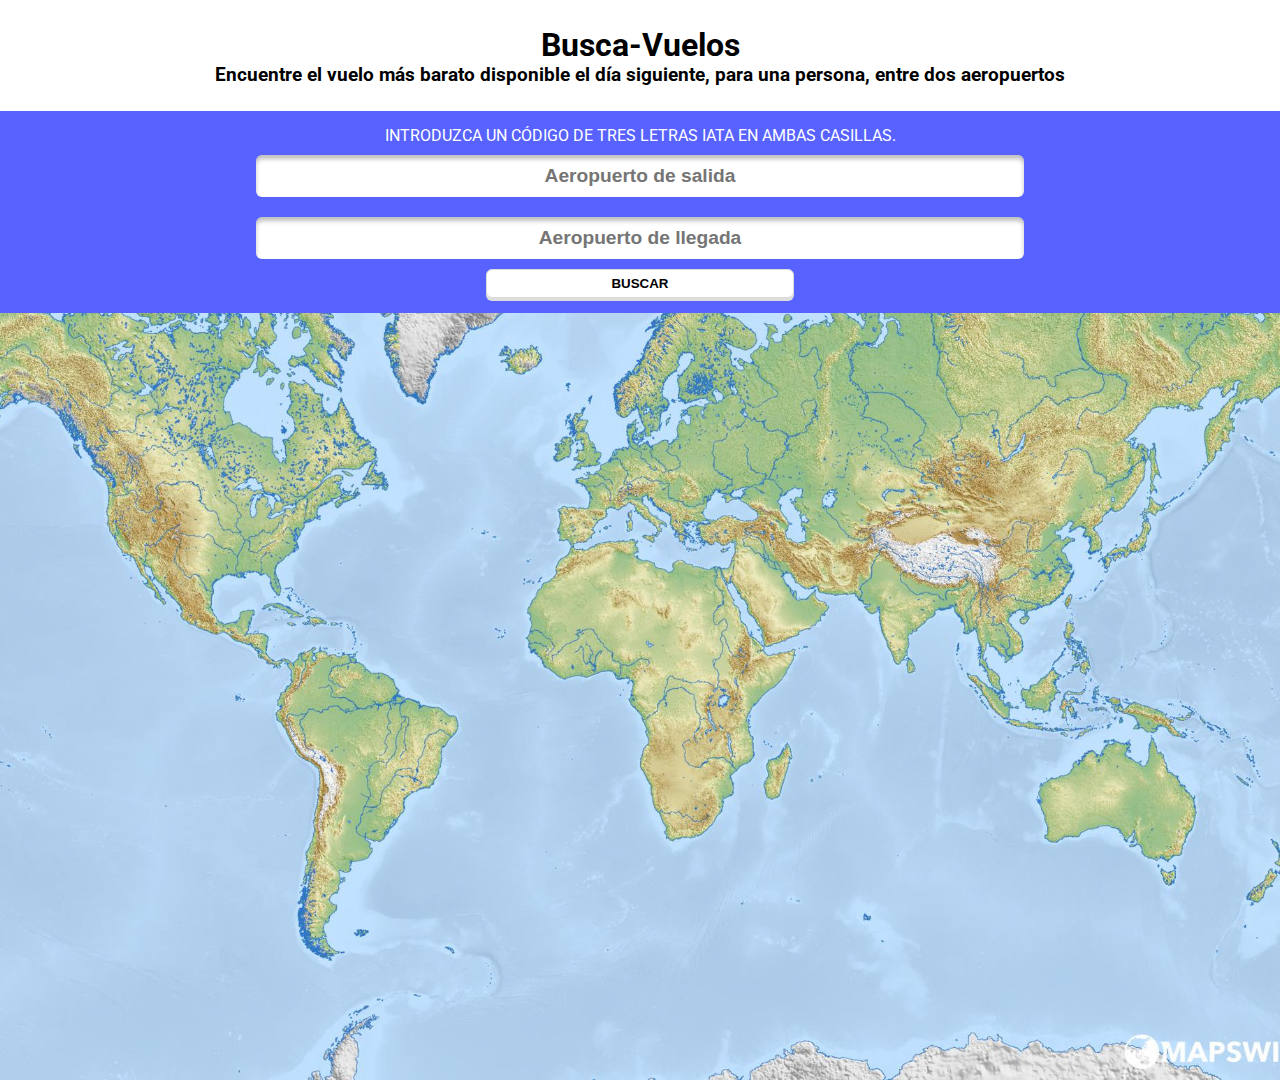
<file: index.html>
<!DOCTYPE html>
<html lang="es">
  <head>
    <meta charset="UTF-8" />
    <meta http-equiv="X-UA-Compatible" content="IE=edge" />
    <meta name="viewport" content="width=device-width, initial-scale=1.0" />
    <script type="module" src="./src/JS/showResult.js" defer></script>
    <link rel="stylesheet" href="./CSS/style.css" />
    <title>Búsqueda urgente de vuelos</title>
  </head>
  <body>
    <header>
      <h1>Busca-Vuelos</h1>
      <h3>
        Encuentre el vuelo más barato disponible el día siguiente, para una
        persona, entre dos aeropuertos
      </h3>
    </header>
    <main>
      <section>
        <form>
          <fieldset>
            <!--<legend>Campos de búsqueda</legend>-->
            <p>Introduzca un código de tres letras IATA en ambas casillas.</p>
            <input
              type="text"
              id="origin"
              placeholder="Aeropuerto de salida"
              maxlength="3"
              pattern="[A-Z | a-z]{3}"
              required
            />
            <input
              type="text"
              id="destination"
              placeholder="Aeropuerto de llegada"
              maxlength="3"
              pattern="[A-Z | a-z]{3}"
              required
            />
            <button id="send">Buscar</button>
          </fieldset>
        </form>
      </section>
      <section id="flightGallery">
        <ul id="resultList"></ul>
      </section>
    </main>
  </body>
</html>
</file>
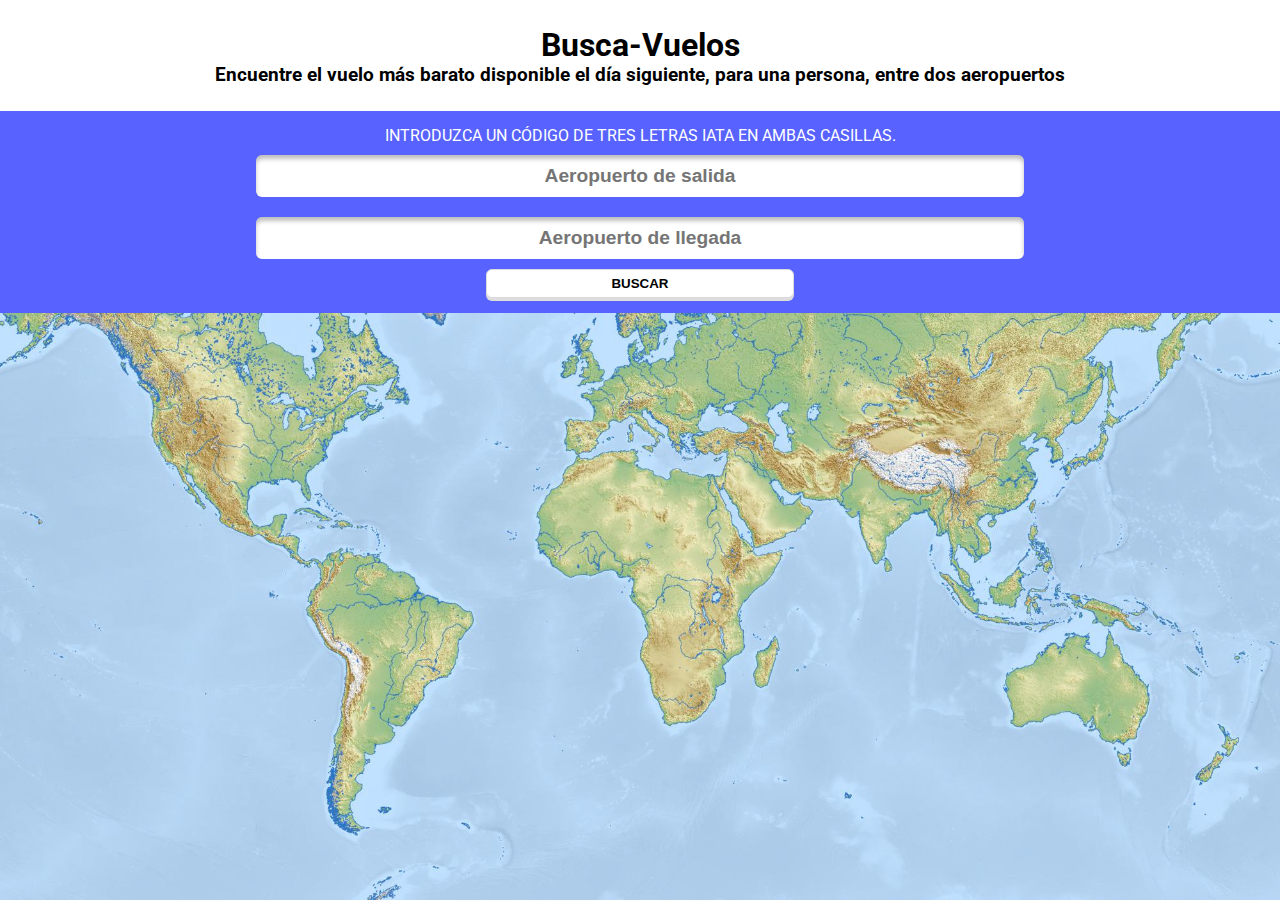
<file: src/index.html>
<!DOCTYPE html>
<html lang="es">
  <head>
    <meta charset="UTF-8" />
    <meta http-equiv="X-UA-Compatible" content="IE=edge" />
    <meta name="viewport" content="width=device-width, initial-scale=1.0" />
    <script type="module" src="./JS/manageData.js" defer></script>
    <link rel="stylesheet" href="./CSS/style.css" />
    <title>Búsqueda urgente de vuelos</title>
  </head>
  <body>
    <header>
      <h1>Busca-Vuelos</h1>
      <h3>
        Encuentre el vuelo más barato disponible el día siguiente, para una
        persona, entre dos aeropuertos
      </h3>
    </header>
    <main>
      <section>
        <form>
          <fieldset>
            <!--<legend>Campos de búsqueda</legend>-->
            <p>Introduzca un código de tres letras IATA en ambas casillas.</p>
            <input
              type="text"
              id="origin"
              placeholder="Aeropuerto de salida"
              maxlength="3"
              pattern="[A-Z | a-z]{3}"
              required
            />
            <input
              type="text"
              id="destination"
              placeholder="Aeropuerto de llegada"
              maxlength="3"
              pattern="[A-Z | a-z]{3}"
              required
            />
            <button id="send">Buscar</button>
          </fieldset>
        </form>
      </section>
      <section id="flightGallery">
        <ul id="resultList"></ul>
      </section>
    </main>
  </body>
</html>
</file>
<file: CSS/style.css>
/* Importación de la fuente de letra */
@import url("https://fonts.googleapis.com/css2?family=Roboto:wght@300;400;700&display=swap");

/* Estilos generales */
* {
  padding: 0;
  margin: 0;
  box-sizing: border-box;
}

body {
  height: 120vh;
  background: url(../img/world-physical-map-blank-mercator-large.jpg);
  background-repeat: no-repeat;
  background-position: center center;
  font-family: "Roboto", sans-serif;
  background-size: cover;
}

header {
  text-align: center;
  background-color: white;
  padding: 2%;
}

/* Formulario y sus inputs */
form > fieldset {
  padding: 15px;
  padding-right: 20%;
  padding-left: 20%;
  height: fit-content;
  border: none;
  display: flex;
  flex-direction: column;
  background-color: rgb(88, 99, 255);
  color: white;
}

fieldset > p {
  text-align: center;
  text-transform: uppercase;
}

input {
  text-align: center;
  margin-top: 10px;
  margin-bottom: 10px;
  padding: 10px;
  border-radius: 6px;
  border: none;
  background: #ffffff;
  box-shadow: inset 0px 4px 4px rgba(0, 0, 0, 0.25);
  font-weight: 700;
  font-size: larger;
}

button {
  padding: 6px;
  margin-left: 30%;
  margin-right: 30%;
  background: #ffffff;
  box-shadow: 0px 3px 0px 0px #dddddd;
  border-radius: 6px;
  border: 1px solid rgb(219, 219, 219);
  text-transform: uppercase;
  font-weight: 700;
}

button:hover {
  box-shadow: none;
  transform: translateY(1px);
}

input:not(:placeholder-shown):not(:focus):invalid {
  border: 2px solid red;
}

/* Resultado de búsqueda */
#flightGallery {
  margin-top: 15vh;
  margin-bottom: 15%;
  display: flex;
  flex-direction: column;
  justify-content: center;
  align-items: center;
}

.flightArticle {
  border: 1px solid rgba(128, 128, 128, 0.24);
  background-color: rgb(255, 255, 255);
  height: fit-content;
  padding: 15px;
  border-radius: 10px;
  box-shadow: 0px 10px 20px -7px #0000008a;
}

.flightArticle p,
strong {
  margin: 2%;
}

#resultList {
  list-style: none;
}

/* Mensaje de error */
.error {
  background-color: white;
  padding: 15px;
  border-radius: 10px;
  text-transform: uppercase;
  box-shadow: 0px 10px 20px -7px #0000008a;
}

/* Animación de tiempo de carga (loader) */
.lds-ellipsis {
  display: inline-block;
  position: relative;
  width: 80px;
  height: 80px;
  padding-bottom: 100%;
}
.lds-ellipsis div {
  position: absolute;
  top: 33px;
  width: 13px;
  height: 13px;
  border-radius: 50%;
  background: rgb(88, 99, 255);
  animation-timing-function: cubic-bezier(0, 1, 1, 0);
}
.lds-ellipsis div:nth-child(1) {
  left: 8px;
  animation: lds-ellipsis1 0.6s infinite;
}
.lds-ellipsis div:nth-child(2) {
  left: 8px;
  animation: lds-ellipsis2 0.6s infinite;
}
.lds-ellipsis div:nth-child(3) {
  left: 32px;
  animation: lds-ellipsis2 0.6s infinite;
}
.lds-ellipsis div:nth-child(4) {
  left: 56px;
  animation: lds-ellipsis3 0.6s infinite;
}
@keyframes lds-ellipsis1 {
  0% {
    transform: scale(0);
  }
  100% {
    transform: scale(1);
  }
}
@keyframes lds-ellipsis3 {
  0% {
    transform: scale(1);
  }
  100% {
    transform: scale(0);
  }
}
@keyframes lds-ellipsis2 {
  0% {
    transform: translate(0, 0);
  }
  100% {
    transform: translate(24px, 0);
  }
}

/* Responsive */
@media (max-width: 500px) {
  form {
    display: flex;
    flex-direction: column;
    align-items: center;
  }
}
</file>
<file: src/CSS/style.css>
@import url('https://fonts.googleapis.com/css2?family=Roboto:wght@300;400;700&display=swap');

* {
  padding: 0;
  margin: 0;
  box-sizing: border-box;
}

body {
  height: 100vh;
  background: url(../../world-physical-map-blank-mercator-large.jpg);
  background-size: cover;
  background-repeat: no-repeat;
  background-position: center;
  font-family: 'Roboto', sans-serif;
}
#resultList {
  list-style: none;
}

header {
  text-align: center;
  background-color: white;
  padding: 2%;
}

form > fieldset {
  padding: 15px;
  padding-right: 20%;
  padding-left: 20%;
  height: fit-content;
  border: none;
  display: flex;
  flex-direction: column;
  background-color: rgb(88, 99, 255);
  color: white;
}

fieldset > p {
  text-align: center;
  text-transform: uppercase;
}

input {
  text-align: center;
  margin-top: 10px;
  margin-bottom: 10px;
  padding: 10px;
  border-radius: 6px;
  border: none;
  background: #ffffff;
  box-shadow: inset 0px 4px 4px rgba(0, 0, 0, 0.25);
  font-weight: 700;
  font-size: larger;
}

button {
  padding: 6px;
  margin-left: 30%;
  margin-right: 30%;
  background: #ffffff;
  box-shadow: 0px 3px 0px 0px #dddddd;
  border-radius: 6px;
  border: 1px solid rgb(219, 219, 219);
  text-transform: uppercase;
  font-weight: 700;
}

button:hover {
  box-shadow: none;
  transform: translateY(1px);
}

input:not(:placeholder-shown):not(:focus):invalid {
  border: 2px solid red;
}

#flightGallery {
  margin-top: 15vh;
  display: flex;
  flex-direction: column;
  justify-content: center;
  align-items: center;
}

.flightArticle {
  border: 1px solid rgba(128, 128, 128, 0.24);
  background-color: rgb(255, 255, 255);

  padding: 15px;
  border-radius: 10px;
  box-shadow: 0px 10px 20px -7px #0000008a;
}

.flightArticle p,
strong {
  margin: 5px;
}

.error {
  background-color: white;
  padding: 15px;
  border-radius: 10px;
  text-transform: uppercase;
  box-shadow: 0px 10px 20px -7px #0000008a;
}

.lds-ellipsis {
  display: inline-block;
  position: relative;
  width: 80px;
  height: 80px;
}
.lds-ellipsis div {
  position: absolute;
  top: 33px;
  width: 13px;
  height: 13px;
  border-radius: 50%;
  background: rgb(88, 99, 255);
  animation-timing-function: cubic-bezier(0, 1, 1, 0);
}
.lds-ellipsis div:nth-child(1) {
  left: 8px;
  animation: lds-ellipsis1 0.6s infinite;
}
.lds-ellipsis div:nth-child(2) {
  left: 8px;
  animation: lds-ellipsis2 0.6s infinite;
}
.lds-ellipsis div:nth-child(3) {
  left: 32px;
  animation: lds-ellipsis2 0.6s infinite;
}
.lds-ellipsis div:nth-child(4) {
  left: 56px;
  animation: lds-ellipsis3 0.6s infinite;
}
@keyframes lds-ellipsis1 {
  0% {
    transform: scale(0);
  }
  100% {
    transform: scale(1);
  }
}
@keyframes lds-ellipsis3 {
  0% {
    transform: scale(1);
  }
  100% {
    transform: scale(0);
  }
}
@keyframes lds-ellipsis2 {
  0% {
    transform: translate(0, 0);
  }
  100% {
    transform: translate(24px, 0);
  }
}
</file>
